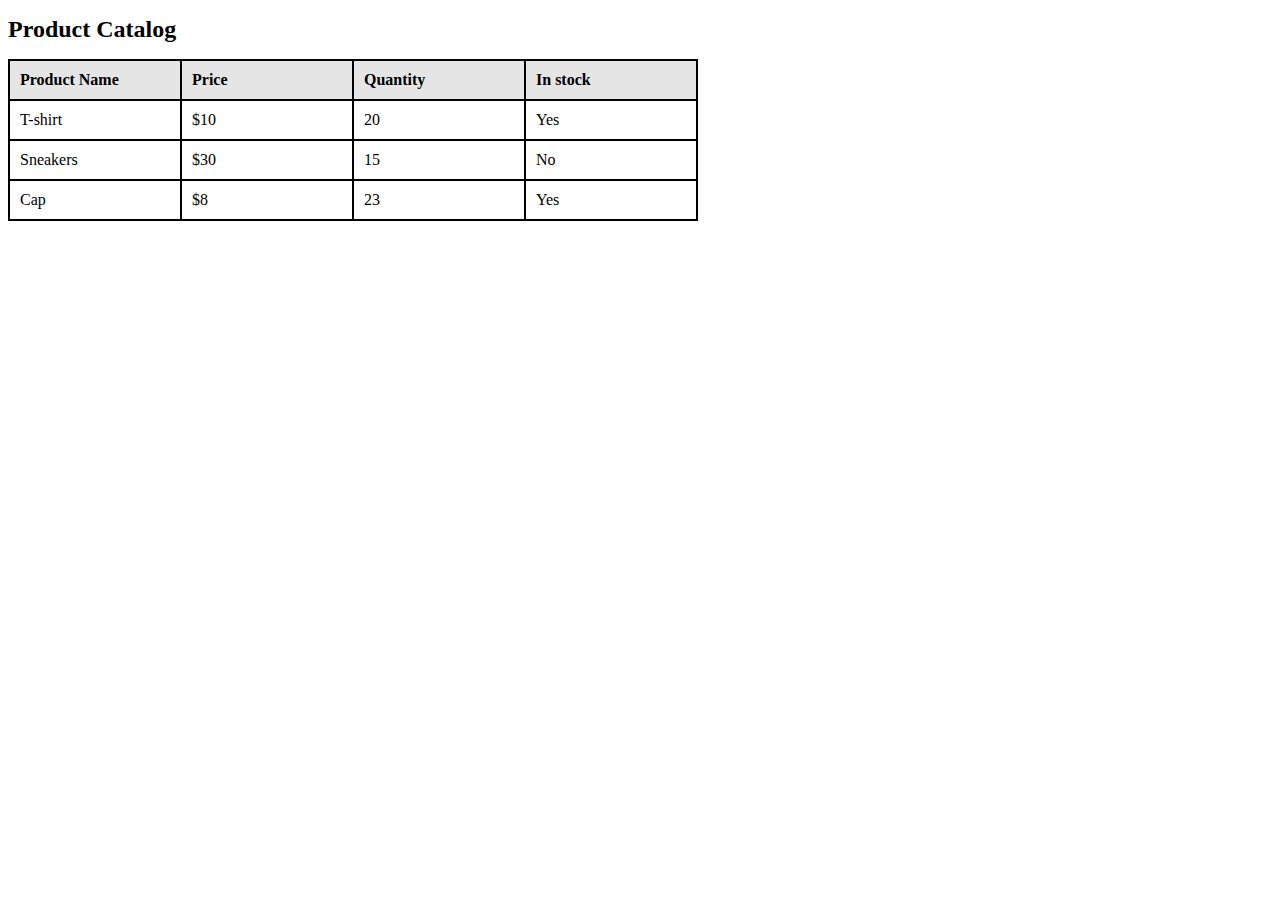
<file: exercise2.html>
<!DOCTYPE html>
<html lang="en">
<head>
    <meta charset="UTF-8">
    <meta name="viewport" content="width=device-width, initial-scale=1.0">
    <title>Product Catalog</title>
    <style>
        .Header{
            font-size: 24px;
        }
        .table{
			border-collapse: collapse;
            
        }
        th, td{
            border: 2px solid black;
            text-align: left;
            padding: 10px;
            width: 150px;

        }
        .cat{
            background-color: rgb(229, 229, 229);
        }
    </style>
</head>
<body>
    <h1 class = "Header">Product Catalog</h1>
    <table class="table">
        <tr class = "cat">
            <th>Product Name</th>
            <th>Price</th>
            <th>Quantity</th>
            <th>In stock</th>
        </tr>
        <tr>
            <td>T-shirt</td>
            <td>$10</td>
            <td>20</td>
            <td>Yes</td>
        </tr>
        <tr>
            <td>Sneakers</td>
            <td>$30</td>
            <td>15</td>
            <td>No</td>
        </tr>
        <tr>
            <td>Cap</td>
            <td>$8</td>
            <td>23</td>
            <td>Yes</td>
        </tr>
    </table>
</body>
</html>
</file>
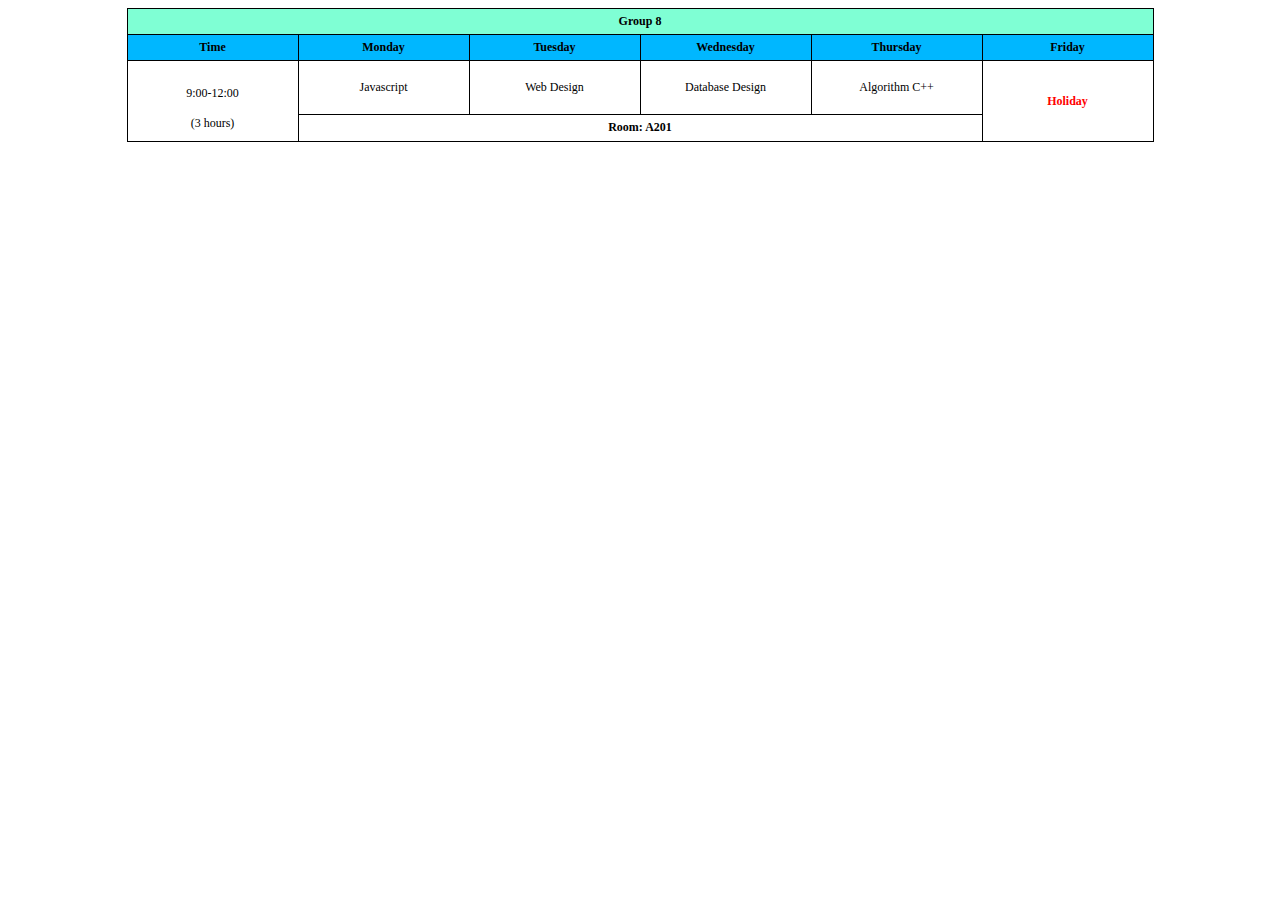
<file: exercise3.html>
<!DOCTYPE html>
<html lang="en">
	<head>
		<meta charset="UTF-8" />
		<meta name="viewport" content="width=device-width, initial-scale=1.0" />
		<title>Schedule spport program</title>
		<style>
			.table {
				margin: 0 auto;
				border-collapse: collapse;
                height: 100px;
			}
            .group{
                background-color: aquamarine;
            }
            
			th,
			td {
				border: 1px solid black;
				text-align: center;
				padding: 10px;
                font-size: 12px;
                width: 150px;   /* width of the cell */
                height: 30px;   /* height of the cell */
                vertical-align: middle; /* center text vertically */
			}
            .days, th{
                background-color: rgb(0, 183, 255);
                height: 15px;        /* smaller height */
                padding: 5px;        /* reduce inner spacing */
                text-align: center;
                vertical-align: middle;
            }


			.holiday {
				color: red;
                font-weight: bold;
			}
            .room td {
                font-weight: bold;
                height: 15px;        /* smaller height */
                padding: 5px;        /* reduce inner spacing */
                text-align: center;
                vertical-align: middle;
            }

		</style>
	</head>
	<body>
		<table class="table">
			<tr>
				<th class = "group"colspan="6">Group 8</th>
			</tr>
			<tr class="days">
				<th>Time</th>
				<th>Monday</th>
				<th>Tuesday</th>
				<th>Wednesday</th>
				<th>Thursday</th>
				<th>Friday</th>
			</tr>
			<tr class = "subject">
				<td rowspan="2"><br>9:00-12:00<br><br></be>(3 hours)</td>
				<td>Javascript</td>
				<td>Web Design</td>
				<td>Database Design</td>
				<td>Algorithm C++</td>
				<td class="holiday" rowspan="2">Holiday</td>
			</tr>
			<tr class="room" >
				<td colspan="4" >Room: A201</td>
			</tr>
		</table>
	</body>
</html>
</file>
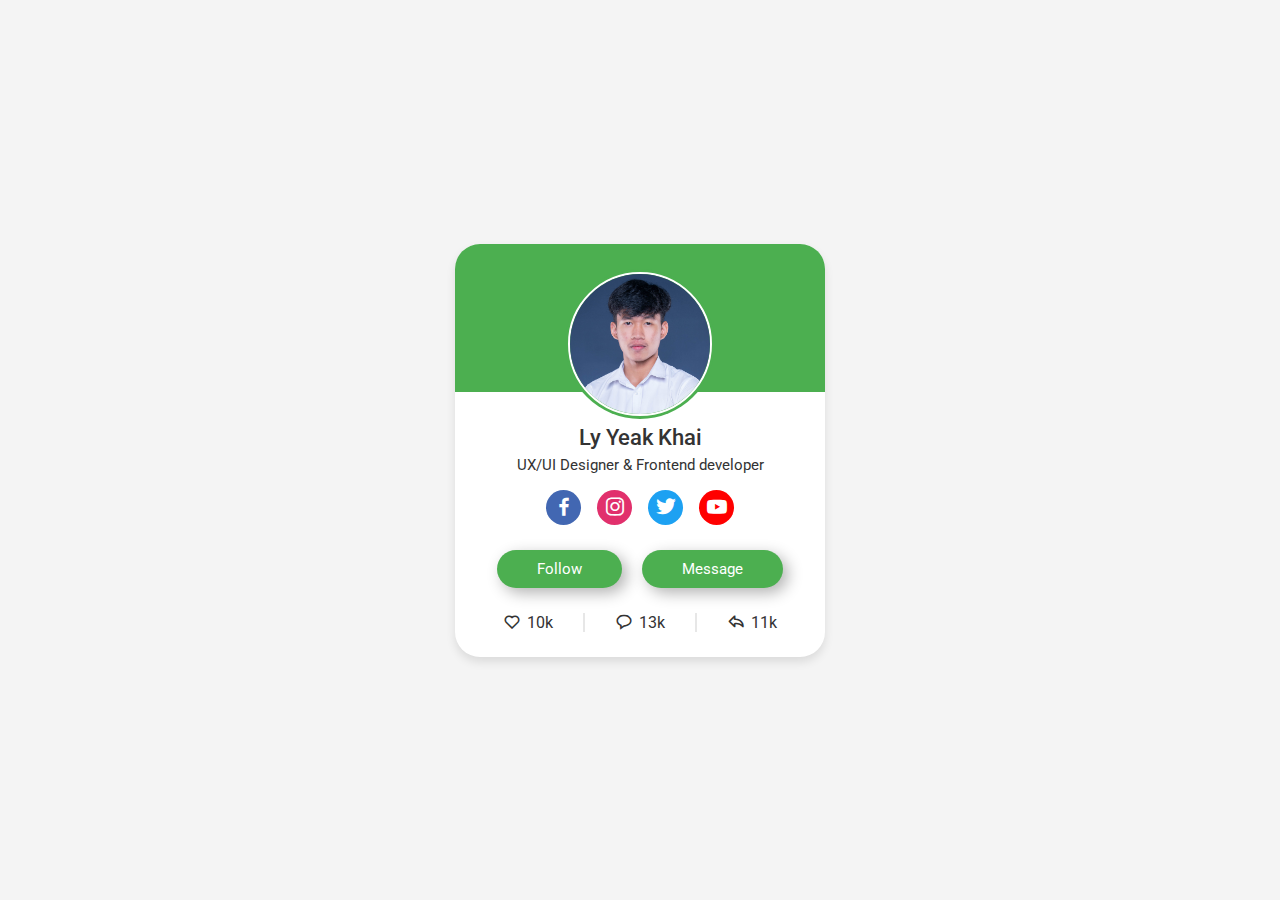
<file: exercise4.html>
<!DOCTYPE html>
<html lang="en">
	<head>
		<meta charset="UTF-8" />
		<meta name="viewport" content="width=device-width, initial-scale=1.0" />
		<title>Profile card</title>
        <link rel="stylesheet" href="style.css" />
        <link href='https://unpkg.com/boxicons@2.1.4/css/boxicons.min.css' rel='stylesheet'>
	</head>
	<body>
		<div class = "profile-card">
            <div class="imge">
                <img src="image/IDTB110032.png" alt="" class="profile">
            </div>
            <div class="text">
                <span class="name">Ly Yeak Khai</span>
                <span class="job">UX/UI Designer & Frontend developer</span>
            </div>
            <div class="icons-media">
                <a href="#" style= "background: #4267b2;" class="link">
                    <i class = 'bx bxl-facebook'></i>
                </a>
                <a href="#" style= "background: #e1306c;" class="link">
                    <i class = 'bx bxl-instagram'></i>
                </a>
                <a href="#"  style= "background: #1da1f2;"  class="link">
                    <i class = 'bx bxl-twitter'></i>
                </a>
                <a href="#"  style= "background: #ff0000;"  class="link">
                    <i class = 'bx bxl-youtube'></i>
                </a>
            </div>

            <div class = "button">
                <button class="btn">Follow</button>
                <button class="btn">Message</button>
            </div>
            <dav class="analytics">
                <div class="data">
                    <i class='bx bx-heart'></i>
                    <span class="number">10k</span>
                </div>
                <div class="data">
                    <i class='bx bx-message-rounded'></i>
                    <span class="number">13k</span>
                </div>
                <div class="data">
                    <i class='bx bx-share'></i>
                    <span class="number">11k</span>
                </div>
            </dav>
        </div>
        
	</body>
</html>
</file>
<file: style.css>
/* font */
@import url('https://fonts.googleapis.com/css2?family=Roboto:ital,wght@0,100..900;1,100..900&display=swap');

* {
   margin : 0;
    padding : 0;
    box-sizing : border-box;
    font-family: "Roboto", sans-serif;
}
body {
    height: 100vh;
    display: flex;
    align-items: center;
    justify-content: center;
    background-color: #f4f4f4;

}
.profile-card{
    display : flex;
    flex-direction: column;
    align-items: center;
    max-width: 370px;
    width: 100%;
    background: #fff;
    border-radius: 25px;
    padding: 25px;
    box-shadow: 0 5px 10px rgba(0,0,0,0.1);
    position:relative;
}
.profile-card::before{
    content: '';
    top: 0;
    left: 0;
    position: absolute;
    height: 36%;
    background-color: #4CAF50;
    width: 100%;
    border-radius: 25px 25px 0 0;
}

.imge {
   position: relative;
   height: 150px;
   width: 150px;
   border-radius: 50%;
   background-color: #4CAF50;
   padding: 3px;
}
.imge .profile{
   height: 100%;
   width: 100%;
   object-fit: cover;
   border-radius: 50%;
   border: 2px solid #fff;
}

.profile-card .text{
    display : flex;
    flex-direction: column;
    align-items: center;
    color: #333;
}

.text .name{
    margin-top: 6px;
    font-size: 22px;
    font-weight: 500;

}
.text .job{
    margin-top: 6px;
    font-size: 15px;
    font-weight: 400;
    
}

.profile-card .icons-media{
    display: flex;
    align-items: center;
    margin-top: 16px;
}
.icons-media .link{
    display: flex;
    height: 35px;
    width: 35px;
    border-radius: 50%;
    margin: 0 8px;
    align-items: center;
    justify-content: center;
    background-color: #4070f4;
    text-decoration: none;
    color: #fff;
    font-size: 24px;
}

.profile-card .button{
   display: flex;
   align-items: center;
   margin-top: 25px;
}
.button .btn{
    background-color: #4CAF50;
      color: white;
      margin: 0 10px;
      padding: 10px 40px;
      border: none;
      cursor: pointer;
      font-size: 15px;
      border-radius: 50px;
      transition: 0.3s; 
      box-shadow: 5px 5px 15px rgba(0,0,0,0.3);
}
.button .btn:hover {
      background-color: #2E5E30; /* darker green */
      transform: scale(1.05);  
      box-shadow: -3px 20px 15px rgba(5, 5, 0.3, 0.3);
}

.profile-card .analytics{
    display: flex;
    align-items: center;
    margin-top: 25px;


}
.analytics .data{
    display: flex;
    align-items: center;
    color: #333;
    padding: 0 30px;
    border-right: 2px solid #e7e7e7;
}

.data:last-child{
    border-right: none;

}
.data i {
    font-size: 18px;
    margin-right: 6px;

}
</file>
